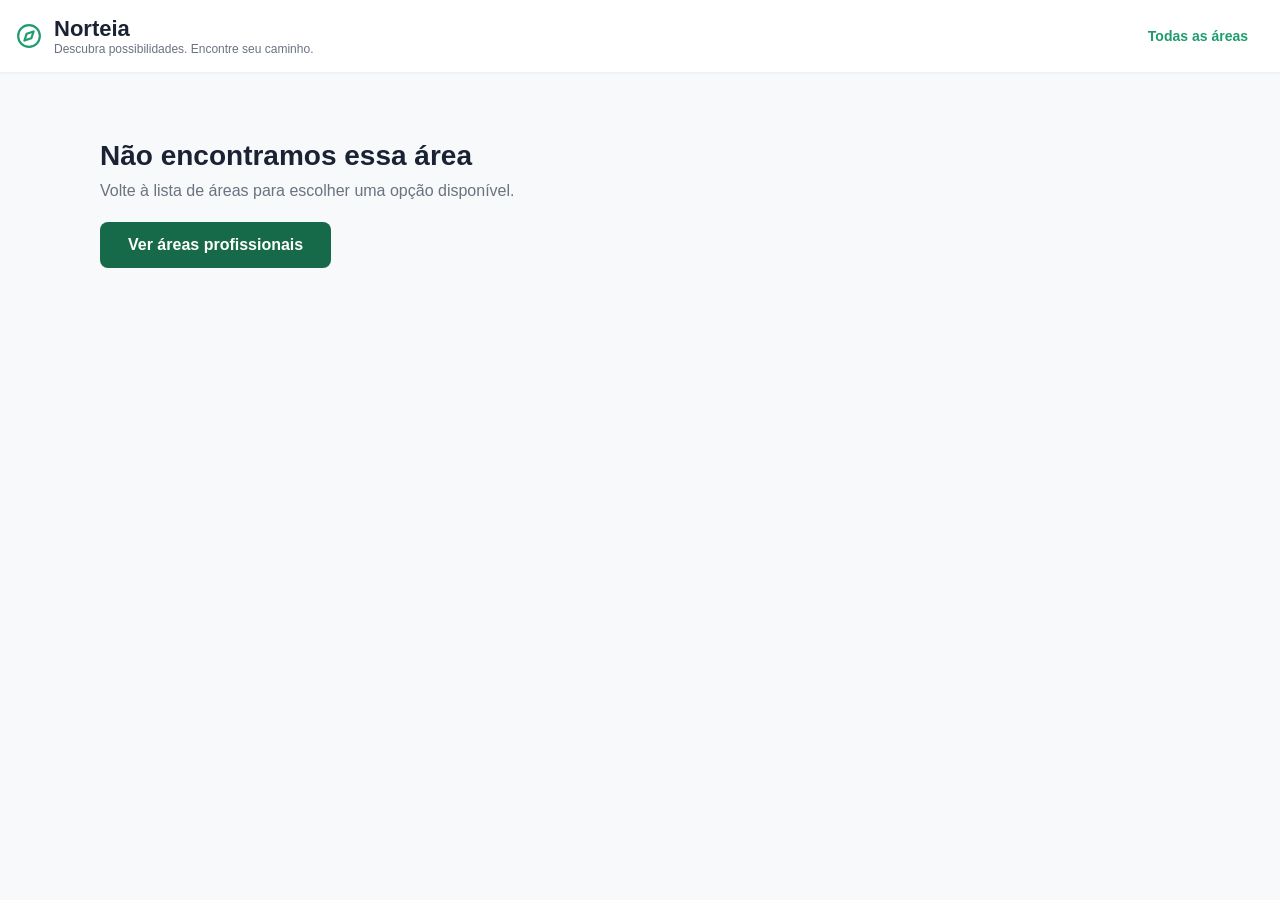
<file: area.html>
<!DOCTYPE html>
<html lang="pt-BR">
<head>
  <meta charset="UTF-8" />
  <meta name="viewport" content="width=device-width, initial-scale=1.0" />
  <meta name="description" content="Conheça uma área profissional e explore as possibilidades de atuação antes de fazer o teste de afinidade." />
  <title>Norteia - Conheça uma área</title>
  <link rel="stylesheet" href="css/style.css" />
  <link rel="stylesheet" href="css/teste.css" />
  <link rel="stylesheet" href="css/area.css" />
</head>
<body>
  <header class="topbar">
    <div class="topbar-inner">
      <a class="logo-area logo-home" href="index.html" aria-label="Norteia, voltar ao início">
        <span class="logo-icon"><svg viewBox="0 0 24 24" fill="none" stroke="currentColor" stroke-width="2" stroke-linecap="round" stroke-linejoin="round"><circle cx="12" cy="12" r="10"/><polygon points="16.24 7.76 14.12 14.12 7.76 16.24 9.88 9.88 16.24 7.76"/></svg></span>
        <span class="logo-text"><strong>Norteia</strong><span>Descubra possibilidades. Encontre seu caminho.</span></span>
      </a>
      <nav class="topbar-actions" aria-label="Navegação da página">
        <a class="header-link" href="testes-areas.html">Todas as áreas</a>
      </nav>
    </div>
  </header>
  <div class="area-wrapper">
    <main>
      <div id="area-nao-encontrada" class="area-erro" hidden>
        <h1>Não encontramos essa área</h1>
        <p>Volte à lista de áreas para escolher uma opção disponível.</p>
        <a class="btn-comecar" href="testes-areas.html">Ver áreas profissionais</a>
      </div>

      <div id="apresentacao-area" class="area-surface" hidden>
        <section class="area-hero">
          <div class="area-hero-copy">
            <p class="area-eyebrow">Explore uma possibilidade profissional</p>
            <h1 id="nome-area"></h1>
            <p id="resumo-area" class="area-resumo"></p>
          </div>
          <div class="area-hero-media">
            <img src="images/imagem_area.webp" alt="Pessoa explorando diferentes caminhos profissionais em uma placa de sinalização" />
          </div>
        </section>

        <section class="area-contexto" aria-labelledby="titulo-contexto">
          <div>
            <p class="area-eyebrow">Como essa área aparece no trabalho</p>
            <h2 id="titulo-contexto">Diferentes formas de contribuir</h2>
          </div>
          <p id="contexto-area"></p>
        </section>

        <section class="area-frentes" aria-labelledby="titulo-frentes">
          <h2 id="titulo-frentes">O que você pode encontrar por aqui</h2>
          <ul id="lista-frentes" class="lista-frentes"></ul>
        </section>

        <section class="area-subareas" aria-labelledby="titulo-subareas">
          <div class="subareas-cabecalho">
            <div>
              <p class="area-eyebrow">Possibilidades dentro da área</p>
              <h2 id="titulo-subareas">Conheça algumas subáreas</h2>
            </div>
            <p>Veja exemplos de atividades para entender o tipo de trabalho que pode fazer parte de cada caminho.</p>
          </div>
          <ul id="lista-subareas" class="lista-subareas"></ul>
        </section>

        <section class="area-convite" aria-labelledby="titulo-convite">
          <div>
            <p class="area-eyebrow">Descubra seus interesses</p>
            <h2 id="titulo-convite">Qual desses caminhos combina mais com você?</h2>
            <p>Responda a situações de trabalho e compare seu interesse pelas atividades de cada subárea.</p>
          </div>
          <a id="btn-iniciar-area" class="btn-comecar" href="#">Iniciar teste desta área <span aria-hidden="true">→</span></a>
        </section>

        <p class="area-aviso">As atividades são exemplos para exploração. O teste é indicativo e não substitui pesquisa sobre cursos, profissões ou orientação profissional.</p>
      </div>
    </main>
  </div>

  <script src="js/perguntas-data.js"></script>
  <script src="js/perguntas-detalhadas.js"></script>
  <script src="js/areas-info.js"></script>
  <script src="js/area.js"></script>
</body>
</html>
</file>
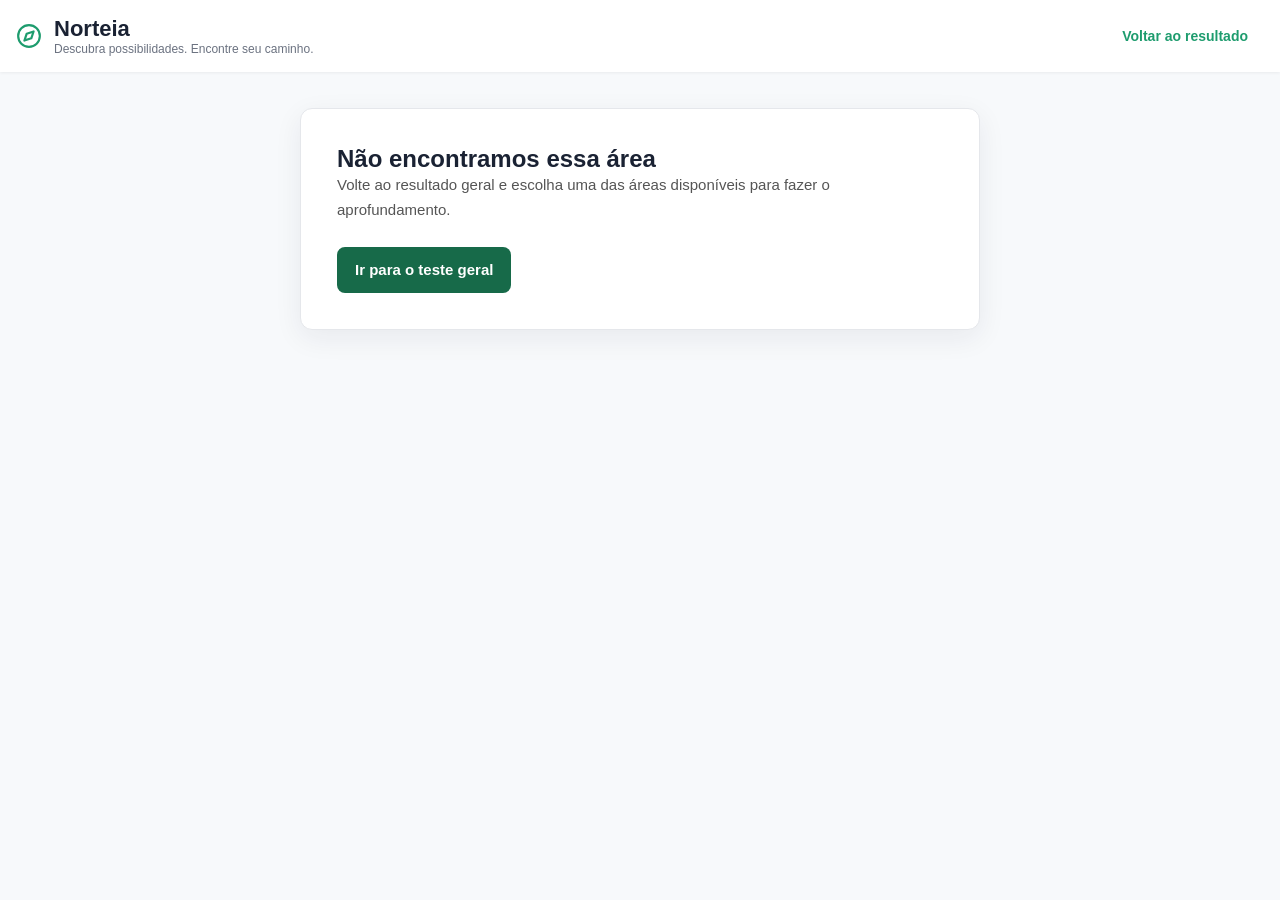
<file: teste-area.html>
<!DOCTYPE html>
<html lang="pt-BR">
<head>
  <meta charset="UTF-8" />
  <meta name="viewport" content="width=device-width, initial-scale=1.0" />
  <meta name="description" content="Responda a atividades relacionadas às subáreas de uma área profissional e compare suas afinidades." />
  <title>Norteia - Aprofundamento por área</title>
  <link rel="stylesheet" href="css/style.css" />
  <link rel="stylesheet" href="css/teste.css" />
</head>
<body>
  <header class="topbar">
    <div class="topbar-inner">
      <a class="logo-area logo-home" href="index.html" aria-label="Norteia, voltar ao início">
        <span class="logo-icon"><svg viewBox="0 0 24 24" fill="none" stroke="currentColor" stroke-width="2" stroke-linecap="round" stroke-linejoin="round"><circle cx="12" cy="12" r="10"/><polygon points="16.24 7.76 14.12 14.12 7.76 16.24 9.88 9.88 16.24 7.76"/></svg></span>
        <span class="logo-text"><strong>Norteia</strong><span>Descubra possibilidades. Encontre seu caminho.</span></span>
      </a>
      <nav class="topbar-actions" aria-label="Navegação da página">
        <a id="link-voltar-resultado" class="header-link" href="testes.html">Voltar ao resultado</a>
      </nav>
    </div>
  </header>
  <div class="teste-wrapper">
    <main>
      <section id="container-teste-area" class="pergunta-card">
        <p class="intro-etiqueta">Aprofundamento por área</p>
        <h1 id="titulo-area">Carregando área...</h1>
        <p class="instrucao-resposta">Avalie o quanto cada atividade desperta seu interesse, mesmo que você ainda não tenha experiência nela.</p>

        <div id="barra-progresso-area" class="barra-progresso" role="progressbar" aria-label="Progresso do teste da área" aria-valuemin="0" aria-valuemax="1" aria-valuenow="0">
          <div id="barra-preenchida-area" class="barra-preenchida" aria-hidden="true"></div>
        </div>
        <p id="progresso-area" aria-live="polite"></p>
        <h2 id="texto-atividade" class="pergunta-area" aria-live="polite"></h2>
        <div id="opcoes-area" role="group" aria-labelledby="texto-atividade"></div>

        <div class="acoes-pergunta">
          <button id="btn-voltar-area" type="button">&larr; Voltar</button>
          <button id="btn-confirmar-area" type="button" class="btn-confirmar" disabled>Confirmar e avançar &rarr;</button>
        </div>
      </section>

      <section id="resultado-area" class="resultado-card" aria-live="polite" hidden></section>
      <section id="erro-area" class="resultado-card" aria-live="polite" hidden>
        <h1>Não encontramos essa área</h1>
        <p class="intro-descricao">Volte ao resultado geral e escolha uma das áreas disponíveis para fazer o aprofundamento.</p>
        <a class="btn-confirmar link-botao" href="testes.html">Ir para o teste geral</a>
      </section>
    </main>
  </div>

  <script src="js/perguntas-data.js"></script>
  <script src="js/perguntas-detalhadas.js"></script>
  <script src="js/teste-area.js"></script>
</body>
</html>
</file>
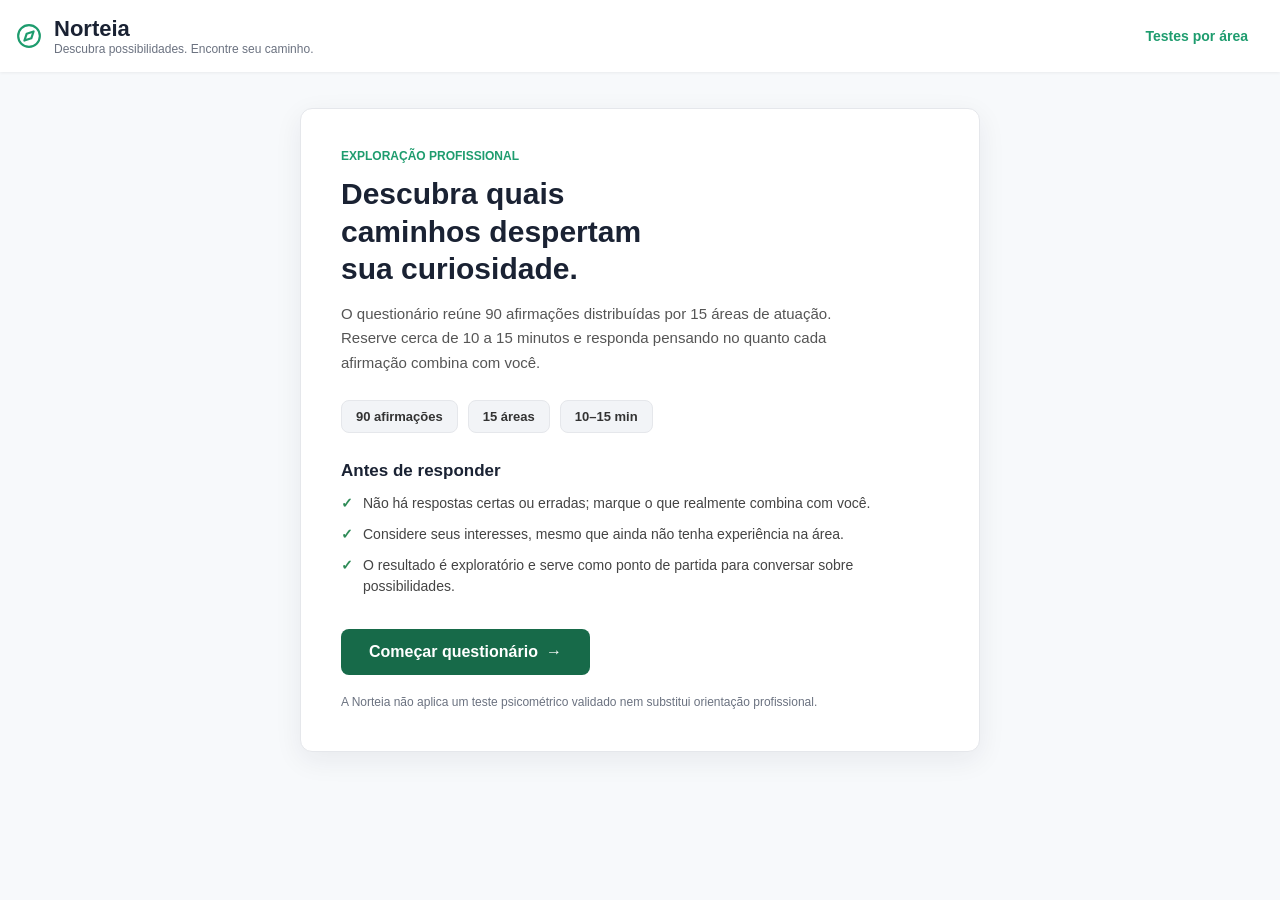
<file: teste-intro.html>
<!DOCTYPE html>
<html lang="pt-BR">
<head>
  <meta charset="UTF-8" />
  <meta name="viewport" content="width=device-width, initial-scale=1.0" />
  <meta name="description" content="Conheça o questionário de afinidade profissional da Norteia antes de começar." />
  <title>Norteia - Antes de começar</title>
  <link rel="stylesheet" href="css/style.css" />
  <link rel="stylesheet" href="css/teste.css" />
</head>
<body>
  <header class="topbar">
    <div class="topbar-inner">
      <a class="logo-area logo-home" href="index.html" aria-label="Norteia, voltar ao início">
        <span class="logo-icon"><svg viewBox="0 0 24 24" fill="none" stroke="currentColor" stroke-width="2" stroke-linecap="round" stroke-linejoin="round"><circle cx="12" cy="12" r="10"/><polygon points="16.24 7.76 14.12 14.12 7.76 16.24 9.88 9.88 16.24 7.76"/></svg></span>
        <span class="logo-text"><strong>Norteia</strong><span>Descubra possibilidades. Encontre seu caminho.</span></span>
      </a>
      <nav class="topbar-actions" aria-label="Navegação da página">
        <a class="header-link" href="testes-areas.html">Testes por área</a>
      </nav>
    </div>
  </header>
  <div class="teste-wrapper">
    <main>
      <section class="intro-card">
        <p class="intro-etiqueta">Exploração profissional</p>
        <h1>Descubra quais caminhos despertam sua curiosidade.</h1>
        <p class="intro-descricao">
          O questionário reúne 90 afirmações distribuídas por 15 áreas de atuação.
          Reserve cerca de 10 a 15 minutos e responda pensando no quanto cada afirmação combina com você.
        </p>

        <div class="intro-badges" aria-label="Informações do questionário">
          <span class="badge">90 afirmações</span>
          <span class="badge">15 áreas</span>
          <span class="badge">10–15 min</span>
        </div>

        <h2>Antes de responder</h2>
        <ul class="intro-dicas">
          <li>Não há respostas certas ou erradas; marque o que realmente combina com você.</li>
          <li>Considere seus interesses, mesmo que ainda não tenha experiência na área.</li>
          <li>O resultado é exploratório e serve como ponto de partida para conversar sobre possibilidades.</li>
        </ul>

        <a href="testes.html?refazer=1" class="btn-comecar">Começar questionário <span aria-hidden="true">→</span></a>
        <p class="intro-aviso">A Norteia não aplica um teste psicométrico validado nem substitui orientação profissional.</p>
      </section>
    </main>
  </div>
</body>
</html>
</file>
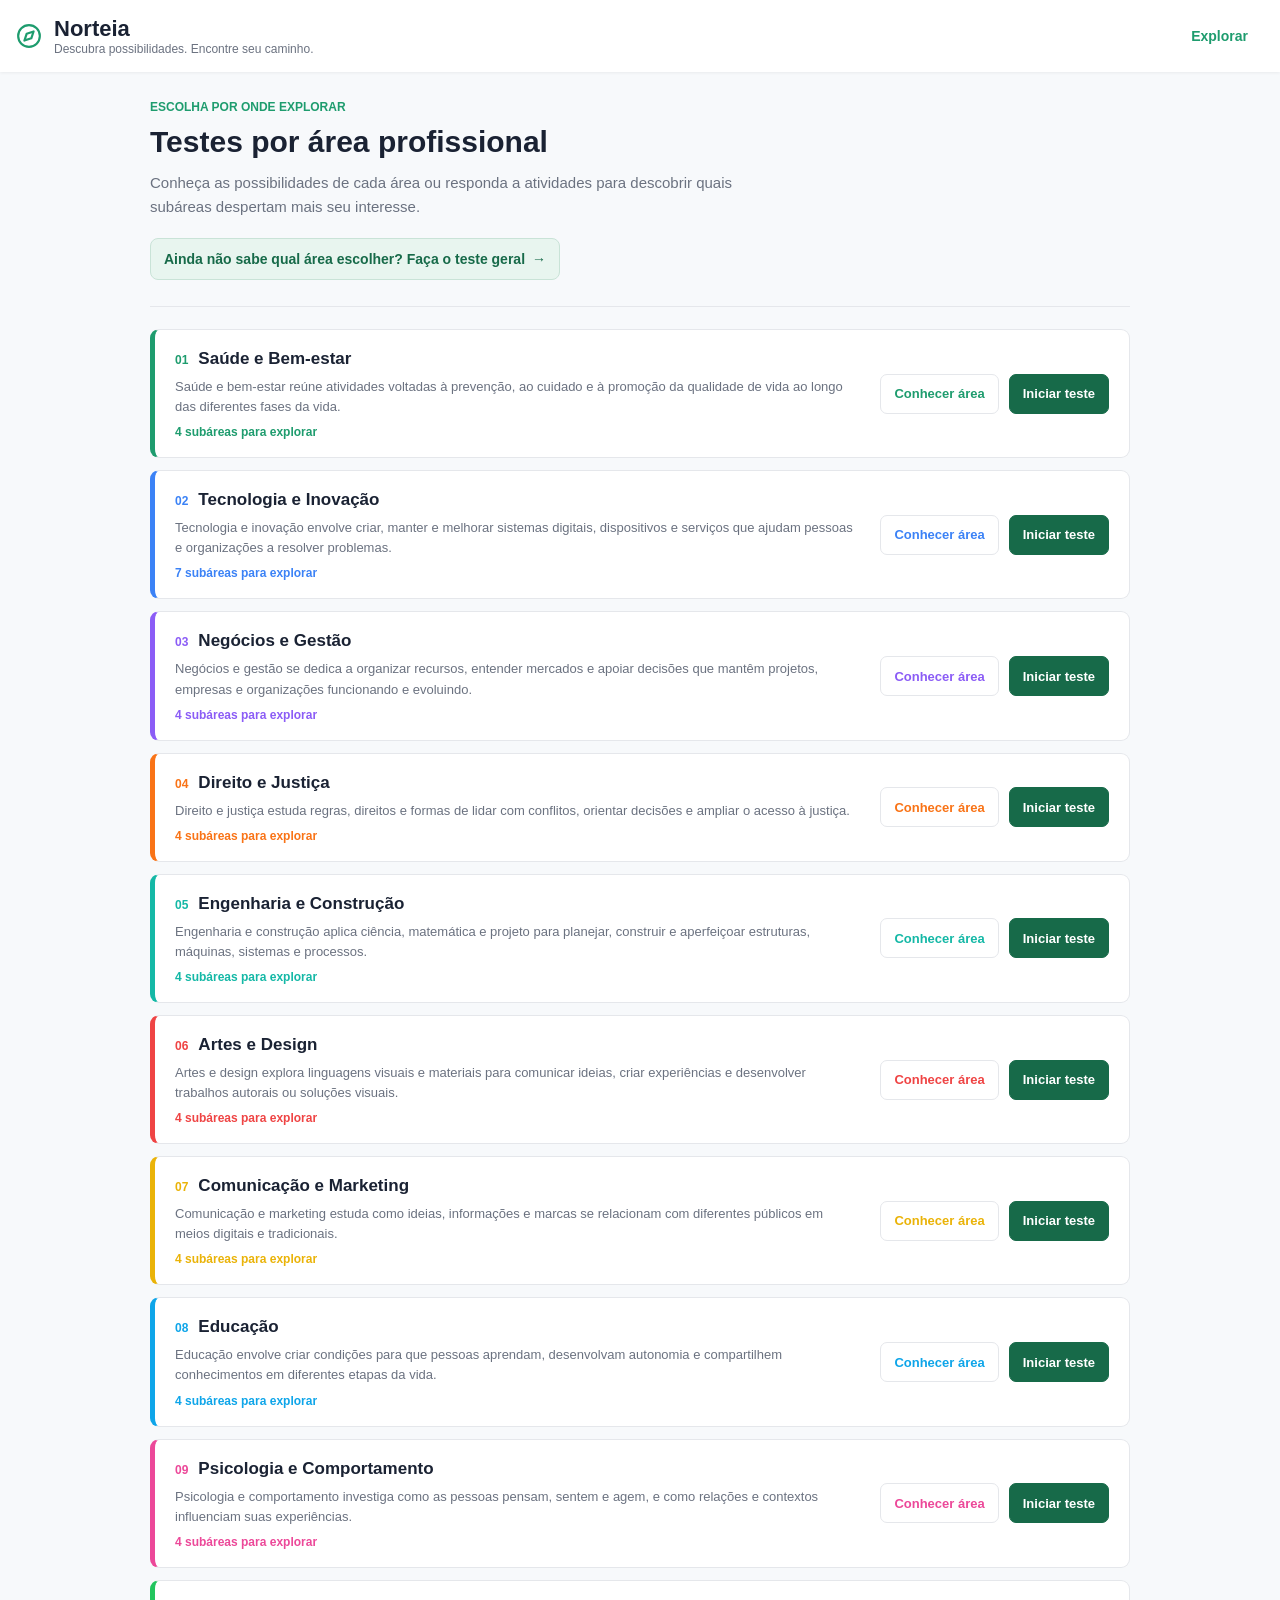
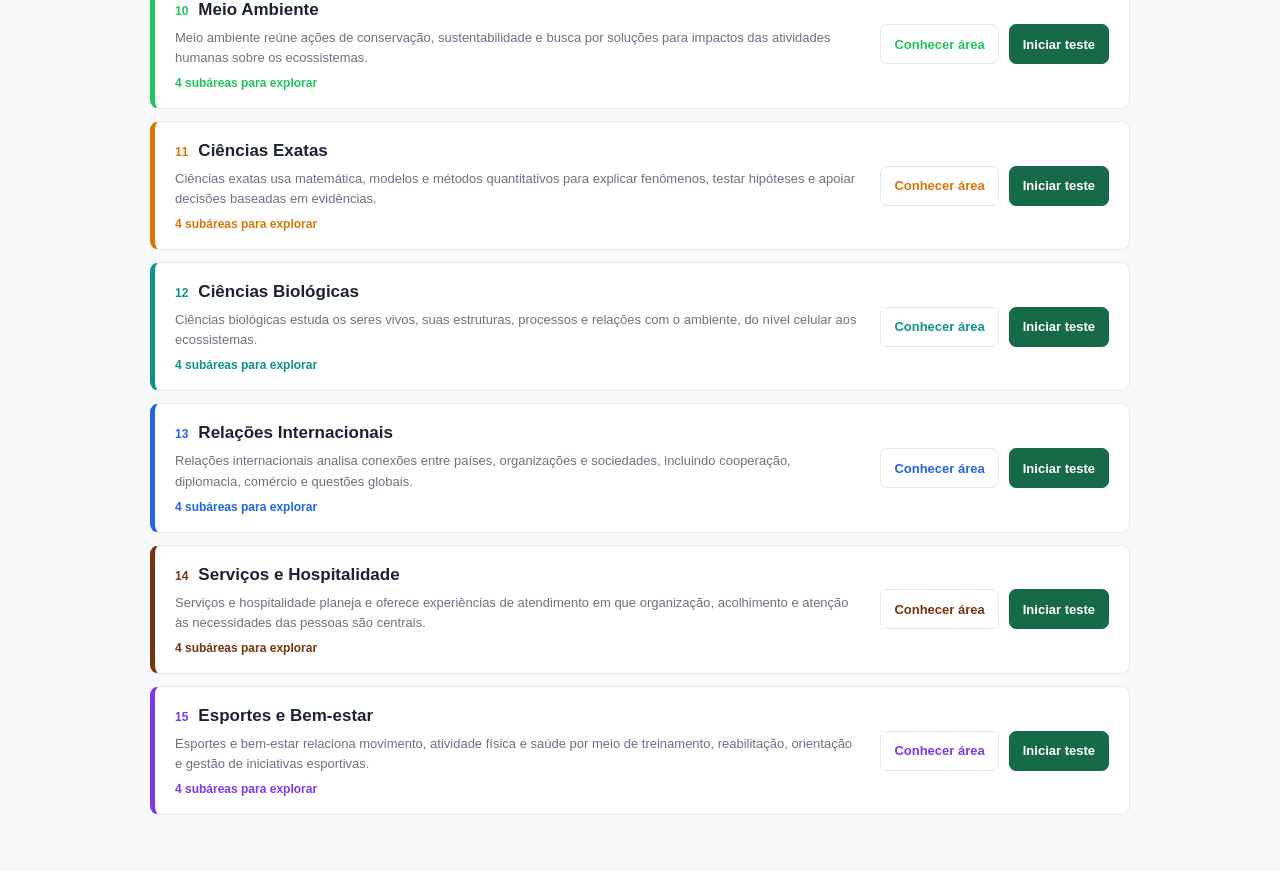
<file: testes-areas.html>
<!DOCTYPE html>
<html lang="pt-BR">
<head>
  <meta charset="UTF-8" />
  <meta name="viewport" content="width=device-width, initial-scale=1.0" />
  <meta name="description" content="Explore as áreas profissionais da Norteia, conheça seus caminhos e inicie um teste de afinidade." />
  <title>Norteia - Testes por área</title>
  <link rel="stylesheet" href="css/style.css" />
  <link rel="stylesheet" href="css/teste.css" />
  <link rel="stylesheet" href="css/testes-areas.css" />
</head>
<body>
  <header class="topbar">
    <div class="topbar-inner">
      <a class="logo-area logo-home" href="index.html" aria-label="Norteia, voltar ao início">
        <span class="logo-icon"><svg viewBox="0 0 24 24" fill="none" stroke="currentColor" stroke-width="2" stroke-linecap="round" stroke-linejoin="round"><circle cx="12" cy="12" r="10"/><polygon points="16.24 7.76 14.12 14.12 7.76 16.24 9.88 9.88 16.24 7.76"/></svg></span>
        <span class="logo-text"><strong>Norteia</strong><span>Descubra possibilidades. Encontre seu caminho.</span></span>
      </a>
      <nav class="topbar-actions" aria-label="Navegação da página">
        <a class="header-link" href="index.html#areas-profissionais">Explorar</a>
      </nav>
    </div>
  </header>
  <div class="catalogo-wrapper">
    <main>
      <section class="catalogo-intro">
        <p class="catalogo-eyebrow">Escolha por onde explorar</p>
        <h1>Testes por área profissional</h1>
        <p>Conheça as possibilidades de cada área ou responda a atividades para descobrir quais subáreas despertam mais seu interesse.</p>
        <a class="catalogo-geral" href="teste-intro.html">Ainda não sabe qual área escolher? Faça o teste geral <span aria-hidden="true">→</span></a>
      </section>

      <ol id="lista-areas-teste" class="catalogo-lista" aria-label="Áreas profissionais disponíveis"></ol>
    </main>
  </div>

  <script src="js/perguntas-data.js"></script>
  <script src="js/areas-info.js"></script>
  <script src="js/testes-areas.js"></script>
</body>
</html>
</file>
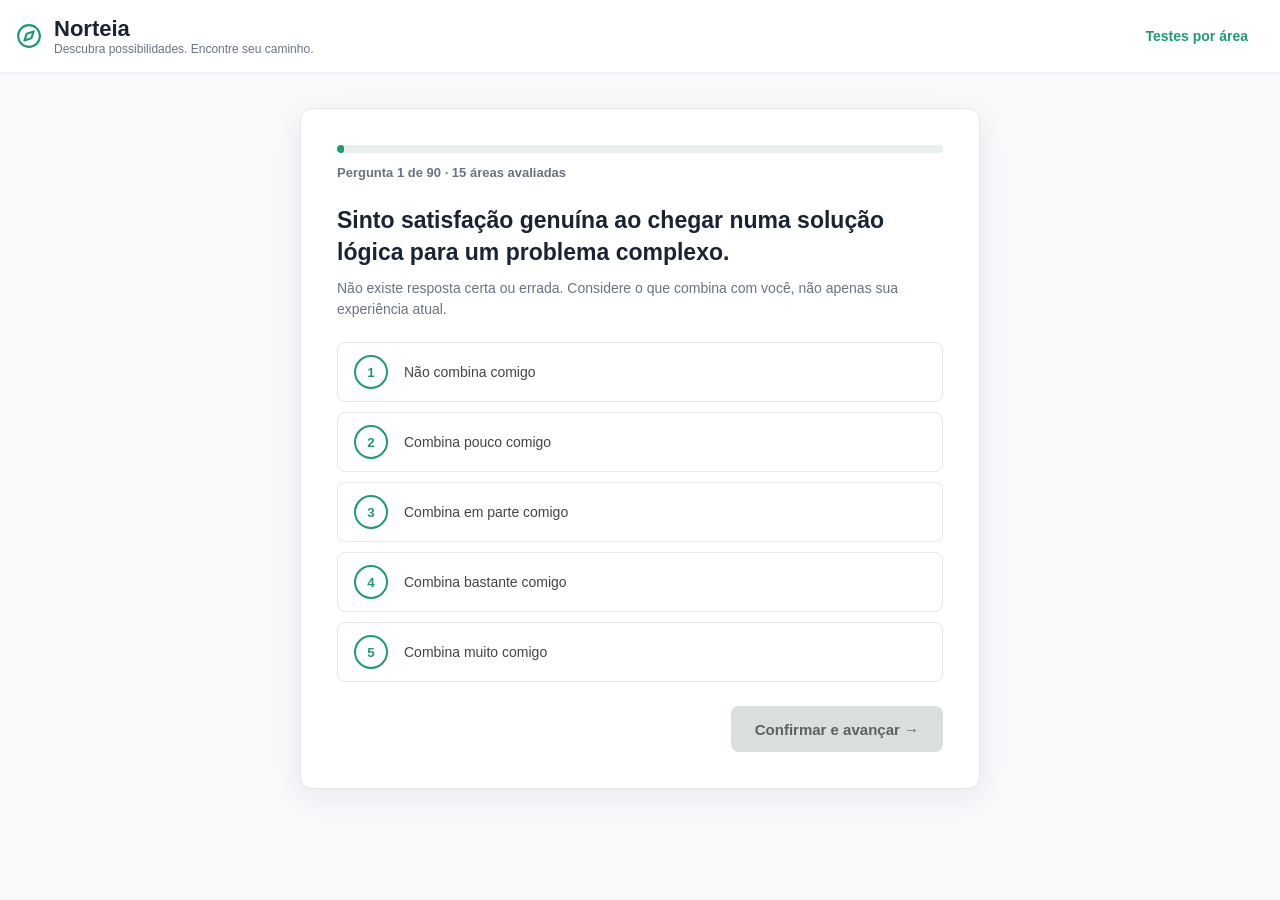
<file: testes.html>
<!DOCTYPE html>
<html lang="pt-BR">
<head>
  <meta charset="UTF-8" />
  <meta name="viewport" content="width=device-width, initial-scale=1.0" />
  <meta name="description" content="Responda ao questionário Norteia e explore áreas profissionais com as quais você mais se identifica." />
  <title>Norteia - Teste Vocacional</title>
  <link rel="stylesheet" href="css/style.css" />
  <link rel="stylesheet" href="css/teste.css" />
</head>
<body>
  <header class="topbar">
    <div class="topbar-inner">
      <a class="logo-area logo-home" href="index.html" aria-label="Norteia, voltar ao início">
        <span class="logo-icon"><svg viewBox="0 0 24 24" fill="none" stroke="currentColor" stroke-width="2" stroke-linecap="round" stroke-linejoin="round"><circle cx="12" cy="12" r="10"/><polygon points="16.24 7.76 14.12 14.12 7.76 16.24 9.88 9.88 16.24 7.76"/></svg></span>
        <span class="logo-text"><strong>Norteia</strong><span>Descubra possibilidades. Encontre seu caminho.</span></span>
      </a>
      <nav class="topbar-actions" aria-label="Navegação da página">
        <a class="header-link" href="testes-areas.html">Testes por área</a>
      </nav>
    </div>
  </header>

  <div class="teste-wrapper">

    <!-- Tela do teste (perguntas) -->
    <div id="container-teste" class="pergunta-card">

      <div id="barra-progresso" class="barra-progresso" role="progressbar" aria-label="Progresso do questionário" aria-valuemin="0" aria-valuemax="90" aria-valuenow="0">
        <div id="barra-preenchida" class="barra-preenchida" aria-hidden="true"></div>
      </div>
      <p id="progresso" aria-live="polite"></p>

      <h1 id="texto-pergunta" aria-live="polite"></h1>
      <p class="instrucao-resposta">Não existe resposta certa ou errada. Considere o que combina com você, não apenas sua experiência atual.</p>
      <div id="area-opcoes" role="group" aria-labelledby="texto-pergunta"></div>

      <div class="acoes-pergunta">
        <button id="btn-voltar" type="button">&larr; Voltar</button>
        <button id="btn-confirmar" type="button" class="btn-confirmar" disabled>Confirmar e avançar &rarr;</button>
      </div>
    </div>

    <!-- Tela de resultado (fica escondida até o teste acabar) -->
    <section id="container-resultado" class="resultado-card" aria-live="polite" hidden></section>

  </div>

  <!-- Ordem importa: primeiro os dados, depois a lógica que os usa -->
  <script src="js/perguntas-data.js"></script>
  <script src="js/teste.js"></script>
</body>
</html>
</file>
<file: css/style.css>
/* ==========================================
   1. RESET
   Remove os espaçamentos e estilos padrão
   que cada navegador aplica de forma diferente
   ========================================== */
* {
  margin: 0;
  padding: 0;
  box-sizing: border-box;
}

/* ==========================================
   2. VARIÁVEIS DE COR
   Definimos nossas cores aqui uma única vez.
   Assim, se quisermos mudar o verde da marca,
   mudamos em UM lugar só, e tudo se atualiza.
   ========================================== */
:root {
  --cor-primaria: #1e9c6e;      /* verde principal (logo, links ativos) */
  --cor-primaria-clara: #e8f5ef; /* verde bem clarinho (fundo do menu ativo) */
  --cor-texto: #1a2233;          /* quase preto, para títulos */
  --cor-texto-suave: #6b7280;    /* cinza, para parágrafos */
  --cor-fundo: #f7f9fb;          /* cinza bem clarinho, fundo da página */
  --cor-branco: #ffffff;
  --cor-borda: #e5e7eb;
}

/* ==========================================
   3. ESTILOS GERAIS DO CORPO DA PÁGINA
   ========================================== */
body {
  font-family: 'Segoe UI', Arial, sans-serif;
  background-color: var(--cor-fundo);
  color: var(--cor-texto);
}

/* ==========================================
   4. HEADER (topo da página)
   ========================================== */
.topbar {
  position: relative;   /* necessário pro z-index abaixo funcionar */
  z-index: 100;          /* bem mais alto que qualquer coisa na página (o carrossel usa z-index: 5) */
  background-color: var(--cor-branco);
  box-shadow: 0 1px 3px rgba(0, 0, 0, 0.06);   /* sombra leve, dá sensação de "flutuar" sobre o conteúdo */
}

.topbar-inner {
  display: flex;
  justify-content: space-between;   /* logo na esquerda, ícones na direita — sem max-width, "direita" agora é a borda real da tela */
  align-items: center;
  padding: 16px 32px 16px 16px;   /* 16px à esquerda = mesmo respiro do menu lateral (veja .main-nav a) */
}

.logo-area {
  display: flex;
  align-items: center;
  gap: 12px; /* espaço entre o ícone da bússola e o texto */
}

.logo-icon {
  display: flex;
  color: var(--cor-primaria);
}

.logo-icon svg {
  width: 26px;
  height: 26px;
}

.logo-text h1 {
  font-size: 22px;
  color: var(--cor-texto);
}

.logo-text p {
  font-size: 12px;
  color: var(--cor-texto-suave);
}

/* Páginas de teste: a logo ali é um <a class="logo-area logo-home">, não uma <div>.
   Sem isso, ela herda a aparência padrão de link do navegador (azul + sublinhado). */
.logo-home {
  color: inherit;
  text-decoration: none;
}

/* Mesmo motivo do h1/p acima, mas pro <strong>/<span> que as páginas de teste usam
   dentro da logo, em vez de <h1>/<p> */
.logo-home .logo-text strong {
  font-size: 22px;
  color: var(--cor-texto);
}

.logo-home .logo-text > span {
  display: block;
  font-size: 12px;
  color: var(--cor-texto-suave);
  font-weight: 400;
}

/* Link de navegação do header nas páginas de teste (ex: "Testes por área") —
   também não tinha nenhum estilo definido, e herdava a cara padrão de link */
.header-link {
  color: var(--cor-primaria);
  font-size: 14px;
  font-weight: 600;
  text-decoration: none;
}

.header-link:hover {
  text-decoration: underline;
}

.topbar-actions {
  display: flex;
  align-items: center;
  gap: 12px;
}

/* ==========================================
   4.1 MENU DO PERFIL (dropdown)
   ========================================== */
.login-btn {
  display: flex;
  align-items: center;
  height: 40px;
  padding: 0 18px;
  border-radius: 20px;
  background-color: var(--cor-primaria);
  color: var(--cor-branco);
  font-size: 14px;
  font-weight: 600;
  text-decoration: none;
  white-space: nowrap;
}

/* Precisa disso explicitamente: sem essa regra, o "display: flex" acima
   sempre vence a regra interna do navegador que esconde elementos com
   o atributo "hidden" — então o JS escondia, mas nada acontecia na tela. */
.login-btn[hidden] {
  display: none;
}

.login-btn:hover {
  background-color: #17845d;   /* mesmo verde escuro usado no hover do botão do login.css do seu amigo */
}

.profile-menu {
  position: relative;   /* "âncora": é em relação a essa caixa que o dropdown vai se posicionar */
}

.profile-btn {
  display: flex;
  align-items: center;
  gap: 4px;
  background: none;
  border: none;
  padding: 0;
  cursor: pointer;
}

.profile-avatar {
  width: 40px;
  height: 40px;
  border-radius: 50%;
  border: 1.5px solid var(--cor-primaria);
  color: var(--cor-primaria);
  display: flex;
  align-items: center;
  justify-content: center;
}

.profile-avatar svg {
  width: 20px;
  height: 20px;
}

.profile-avatar--small {
  width: 32px;
  height: 32px;
}

.profile-avatar--small svg {
  width: 16px;
  height: 16px;
}

.profile-chevron {
  width: 16px;
  height: 16px;
  color: var(--cor-texto-suave);
  transition: transform 0.2s ease;   /* gira suavemente ao abrir */
}

/* Quando o JS adicionar "is-open" no .profile-menu, a seta vira de ponta-cabeça */
.profile-menu.is-open .profile-chevron {
  transform: rotate(180deg);
}

.profile-dropdown {
  position: absolute;
  top: calc(100% + 12px);   /* logo abaixo do botão, com um respiro de 12px */
  right: 0;                  /* alinhado pela direita, como no seu mockup */
  width: 230px;
  z-index: 10;
  background-color: var(--cor-branco);
  border-radius: 14px;
  box-shadow: 0 12px 28px rgba(0, 0, 0, 0.14);
  padding: 8px;

  /* Escondido por padrão: */
  opacity: 0;
  visibility: hidden;
  transform: translateY(-8px);
  transition: opacity 0.15s ease, transform 0.15s ease, visibility 0.15s;
}

/* Quando o JS adicionar "is-open", o dropdown aparece */
.profile-menu.is-open .profile-dropdown {
  opacity: 1;
  visibility: visible;
  transform: translateY(0);
}

.profile-dropdown-header {
  display: flex;
  align-items: center;
  gap: 10px;
  padding: 8px 8px 14px;
  margin-bottom: 6px;
  border-bottom: 1px solid var(--cor-borda);
  font-weight: 600;
  font-size: 14px;
}

.profile-dropdown-list {
  list-style: none;
}

.profile-dropdown-list a {
  display: flex;
  align-items: center;
  gap: 10px;
  padding: 10px 8px;
  border-radius: 8px;
  text-decoration: none;
  color: var(--cor-texto);
  font-size: 14px;
}

.profile-dropdown-list a:hover {
  background-color: var(--cor-fundo);
}

.profile-dropdown-list svg {
  width: 16px;
  height: 16px;
  color: var(--cor-texto-suave);
  flex-shrink: 0;
}

/* "Sair" em vermelho — e o ícone junto, senão fica com texto vermelho
   e ícone cinza, que destoa visualmente */
#logoutBtn {
  color: #d32f2f;
}

#logoutBtn svg {
  color: #d32f2f;
}

#logoutBtn:hover {
  background-color: #fdecea;   /* um vermelho bem clarinho, mesma ideia do hover cinza dos outros itens */
}

/* ==========================================
   4.2 BUSCA (expande ao clicar)
   ========================================== */
.search-box {
  display: flex;
  align-items: center;
}

.search-input {
  width: 0;
  opacity: 0;
  padding: 0;
  margin-left: 0;
  border: 1px solid var(--cor-borda);
  border-radius: 20px;
  font-size: 14px;
  color: var(--cor-texto);
  overflow: hidden;   /* esconde o texto/placeholder enquanto o campo está fechado (width: 0) */

  /* anima largura, opacidade e o respiro (margin) juntos, suavemente */
  transition: width 0.25s ease, opacity 0.2s ease, margin-left 0.25s ease, padding 0.25s ease;
}

/* Quando o JS adicionar "is-open" no .search-box, o campo abre */
.search-box.is-open .search-input {
  width: 200px;
  opacity: 1;
  padding: 9px 14px;
  margin-left: 8px;
}

.search-input:focus {
  outline: none;
  border-color: var(--cor-primaria);
}

.no-results {
  text-align: center;
  padding: 32px 16px;
  color: var(--cor-texto-suave);
  font-size: 14px;
}

.icon-btn {
  width: 40px;
  height: 40px;
  border-radius: 50%;         /* deixa o botão redondo */
  border: 1px solid var(--cor-borda);
  background-color: var(--cor-branco);
  cursor: pointer;
  display: flex;               /* centraliza o svg dentro do botão */
  align-items: center;
  justify-content: center;
  color: var(--cor-texto-suave);
}

.icon-btn svg {
  width: 18px;
  height: 18px;
}

/* ==========================================
   5. LAYOUT GERAL (sidebar + conteúdo lado a lado)
   ========================================== */
.page-layout {
  display: flex;              /* mesma ideia do header: itens lado a lado */
  align-items: stretch;       /* sidebar e conteúdo ficam com a MESMA altura (importante pro passo 4) */
  gap: 16px;                  /* era 24px — mais próximo da sidebar, sobra mais espaço pros cards */
  padding: 0 32px 24px 0;     /* padding-top ZERO: a sidebar encosta direto no header */
}

/* ==========================================
   6. SIDEBAR (menu lateral)
   ========================================== */
.sidebar {
  width: 220px;        /* largura fixa, não estica nem encolhe na horizontal */
  flex-shrink: 0;       /* impede que o flex "espremenha" a sidebar */
  display: flex;
  flex-direction: column;  /* nav no topo, help-card embaixo */
  background-color: var(--cor-branco);
  box-shadow: 2px 0 6px rgba(0, 0, 0, 0.04);   /* mesma ideia da sombra do header, só que na lateral */
  border-radius: 0 0 16px 0;   /* só o canto inferior direito — o topo agora encosta no header */
  padding: 24px 16px 24px 0;      /* left ZERO: mantém o alinhamento com a logo do header */
  position: relative;    /* "âncora" pro botão de retrair, que fica posicionado em relação a essa caixa */
  transition: width 0.25s ease;
}

/* Estado encolhido: o JS adiciona essa classe na sidebar */
.sidebar.is-collapsed {
  width: 72px;
}

.sidebar.is-collapsed .nav-label {
  display: none;   /* esconde só o texto, o ícone continua */
}

.sidebar.is-collapsed .main-nav a {
  justify-content: center;   /* centraliza o ícone, já que sobrou só ele */
  padding: 12px 0;
}

.sidebar.is-collapsed .help-card {
  display: none;   /* esse card não faz sentido sem o texto, então some inteiro */
}

.sidebar-toggle {
  position: absolute;
  top: 24px;
  right: -14px;   /* metade do botão "vaza" pra fora da sidebar, um padrão comum desse tipo de controle */
  width: 28px;
  height: 28px;
  border-radius: 50%;
  border: 1px solid var(--cor-borda);
  background-color: var(--cor-branco);
  box-shadow: 0 2px 6px rgba(0, 0, 0, 0.1);
  display: flex;
  align-items: center;
  justify-content: center;
  cursor: pointer;
  color: var(--cor-texto-suave);
  z-index: 5;
}

.sidebar-toggle-icon {
  width: 14px;
  height: 14px;
  transition: transform 0.25s ease;   /* gira suavemente ao encolher */
}

/* Quando encolhida, a seta vira de ponta-cabeça (agora aponta pra direita, "abrir") */
.sidebar.is-collapsed .sidebar-toggle-icon {
  transform: rotate(180deg);
}

.main-nav ul {
  list-style: none; /* remove as bolinhas padrão da lista */
}

.main-nav a {
  display: flex;
  align-items: center;
  gap: 10px;
  padding: 12px 16px;
  margin-bottom: 6px;
  border-radius: 10px;
  text-decoration: none;         /* remove o sublinhado padrão do link */
  color: var(--cor-texto-suave);
  font-weight: 500;
  font-size: 15px;
  transition: background-color 0.15s ease;   /* o fundo "acompanha o mouse" suavemente, em vez de trocar seco */
}

/* Mesma ideia do hover do dropdown do perfil: um fundo clarinho ao passar o mouse */
.main-nav a:hover {
  background-color: var(--cor-fundo);
}

.nav-icon {
  width: 18px;
  height: 18px;
  flex-shrink: 0;   /* impede o ícone de encolher se o texto for grande */
}

/* Estilo do item ativo: agora é uma classe (.is-active), não mais "o primeiro item" fixo.
   O JS decide qual link recebe essa classe quando a pessoa clica. */
.main-nav a.is-active {
  background-color: var(--cor-primaria-clara);
  color: var(--cor-primaria);
  font-weight: 600;
}

/* Precisa dessa regra à parte: ".is-active" e ":hover" têm a MESMA "força" (especificidade)
   no CSS, então sem isso, passar o mouse no item ativo trocaria o verde pelo cinza do hover. */
.main-nav a.is-active:hover {
  background-color: var(--cor-primaria-clara);
}

.help-card {
  margin-top: auto;   /* o "auto" empurra este elemento pro final do container flex (a sidebar) */
  padding: 20px;
  background-color: var(--cor-branco);
  border: 1px solid var(--cor-borda);
  border-radius: 12px;
  box-shadow: 0 2px 8px rgba(0, 0, 0, 0.05);
}

.help-card h3 {
  display: flex;
  align-items: center;
  gap: 8px;
  font-size: 15px;
  margin-bottom: 8px;
}

.help-icon {
  width: 18px;
  height: 18px;
  color: #eab308;
}

.help-card p {
  font-size: 13px;
  color: var(--cor-texto-suave);
  margin-bottom: 12px;
}

.help-card a {
  color: var(--cor-primaria);
  font-weight: 600;
  font-size: 14px;
  text-decoration: none;
}

/* ==========================================
   7. CONTEÚDO PRINCIPAL
   ========================================== */
.content {
  flex: 1;                /* tenta ocupar todo o espaço restante ao lado da sidebar... */
  width: 100%;
  max-width: 1200px;      /* era 960px — agora usa muito mais da tela */
  margin: 0 auto;         /* centraliza no espaço disponível depois da sidebar */
  padding-top: 24px;      /* respiro em relação ao header */
}

/* ==========================================
   8. HERO / CARROSSEL
   Os .hero-slide ficam TODOS no mesmo lugar (position: absolute),
   um exatamente sobre o outro. O JS troca qual deles tem a classe
   .is-active, e o CSS anima a opacidade — isso cria o efeito de fade.
   ========================================== */
.hero-carousel {
  position: relative;   /* "âncora" pros slides, setas e indicadores, que são absolute */
  width: 100%;
  max-width: 1200px;
  min-height: 440px;    /* proporção parecida com os 1800x680px pedidos, na largura de 1200px */
  border-radius: 24px;
  overflow: hidden;      /* corta qualquer coisa que ultrapasse os cantos arredondados */
  background: linear-gradient(135deg, #ffffff 0%, #eaf6ef 100%);   /* combina com o fundo das ilustrações, ajuda a "integrar" */
  margin-bottom: 20px;
}

.hero-slide {
  position: absolute;   /* todos os slides ocupam o MESMO espaço, empilhados */
  inset: 0;              /* atalho pra top:0; right:0; bottom:0; left:0 */
  display: flex;
  justify-content: space-between;
  align-items: center;
  gap: 24px;
  padding: 50px 60px;   /* o padding mora aqui agora (não no .hero-carousel), já que o slide é quem ocupa o espaço */

  opacity: 0;             /* escondido por padrão... */
  pointer-events: none;   /* ...e não clicável enquanto escondido */
  transition: opacity 0.6s ease;   /* essa transição é o "fade" */
}

.hero-slide.is-active {
  opacity: 1;
  pointer-events: auto;
}

.hero-content {
  max-width: 480px;
}

.hero-content h2 {
  font-size: 32px;
  line-height: 1.3;      /* espaçamento entre linhas, pra não ficar "grudado" */
  margin-bottom: 12px;
}

.hero-content p {
  font-size: 15px;
  color: var(--cor-texto-suave);
  line-height: 1.5;
  margin-bottom: 24px;
}

.hero-cta {
  padding: 14px 26px;
  background-color: var(--cor-primaria);
  color: var(--cor-branco);
  border: none;
  border-radius: 999px;   /* formato "pílula" — bem arredondado, como pedido */
  font-size: 13px;
  font-weight: 700;
  letter-spacing: 0.03em;
  text-transform: uppercase;   /* o texto no HTML fica normal; aqui a gente só EXIBE em maiúsculas */
  cursor: pointer;
  transition: background-color 0.2s ease, transform 0.2s ease;
}

.hero-cta:hover {
  background-color: #17805c;
  transform: translateY(-2px);
}

.hero-media {
  position: absolute;   /* sai do fluxo do flex — agora é uma camada de fundo, não mais "ao lado" do texto */
  top: 0;
  right: 0;
  bottom: 0;
  width: 58%;            /* ocupa boa parte do lado direito do hero */
  z-index: 0;             /* fica ATRÁS do .hero-content */
  pointer-events: none;   /* garante que não atrapalha cliques no texto/botão */
}

.hero-media picture {
  display: block;   /* <picture> é inline por padrão — isso garante que ele preencha a .hero-media certinho */
  width: 100%;
  height: 100%;
}

.hero-illustration {
  width: 100%;
  height: 100%;
  object-fit: cover;      /* preenche o espaço todo sem distorcer, cortando o excesso */
  display: block;

  /* O degradê que faz a mágica: a imagem começa 100% transparente na borda
     esquerda e vai ficando sólida — isso "dissolve" a quina reta da foto
     dentro do fundo do .hero-carousel, em vez de parecer um quadro colado. */
  mask-image: linear-gradient(to right, transparent 0%, black 35%);
  -webkit-mask-image: linear-gradient(to right, transparent 0%, black 35%);
}

.hero-content {
  position: relative;   /* precisa disso pro z-index abaixo funcionar */
  z-index: 1;             /* fica NA FRENTE da imagem de fundo */
}

/* ---------- Setas de navegação ---------- */
.hero-arrow {
  position: absolute;
  top: 50%;
  transform: translateY(-50%);
  width: 40px;
  height: 40px;
  border-radius: 50%;
  border: none;
  background-color: rgba(255, 255, 255, 0.85);
  box-shadow: 0 4px 12px rgba(0, 0, 0, 0.1);
  display: flex;
  align-items: center;
  justify-content: center;
  color: var(--cor-texto);
  cursor: pointer;
  z-index: 5;   /* garante que fica por cima dos slides */
  transition: background-color 0.2s ease;
}

.hero-arrow:hover {
  background-color: var(--cor-branco);
}

.hero-arrow svg {
  width: 18px;
  height: 18px;
}

.hero-arrow--prev {
  left: 20px;
}

.hero-arrow--next {
  right: 20px;
}

/* ---------- Indicadores (bolinhas) ---------- */
.hero-indicators {
  position: absolute;
  left: 50%;
  bottom: 20px;
  transform: translateX(-50%);
  display: flex;
  gap: 8px;
  z-index: 5;
}

.hero-indicator {
  width: 10px;
  height: 10px;
  border-radius: 50%;
  border: none;
  padding: 0;
  background-color: rgba(0, 0, 0, 0.15);   /* indicador inativo */
  cursor: pointer;
  transition: background-color 0.2s ease, transform 0.2s ease;
}

.hero-indicator.is-active {
  background-color: var(--cor-primaria);   /* indicador do slide atual */
  transform: scale(1.2);
}

/* ---------- Responsividade do hero ---------- */

/* Tablet: reduz proporcionalmente */
@media (max-width: 1024px) {
  .hero-carousel {
    min-height: 380px;
  }

  .hero-content h2 {
    font-size: 26px;
  }

  .hero-media {
    width: 50%;
  }
}

/* Celular: texto e imagem empilhados, imagem sem cortar/espremer */
@media (max-width: 640px) {
  .hero-carousel {
    min-height: 560px;   /* precisa de altura fixa mesmo empilhado, já que os slides são "absolute" */
    border-radius: 20px;
  }

  .hero-slide {
    flex-direction: column;
    justify-content: center;
    align-items: flex-start;
    padding: 28px 24px 56px;   /* mais espaço embaixo, pra não ficar em cima dos indicadores */
  }

  .hero-content p {
    max-width: 100%;
  }

  .hero-media {
    position: static;    /* sai do modo "camada de fundo" — no celular ela empilha normalmente */
    width: 100%;
    max-width: 280px;
    height: auto;
    align-self: center;   /* centraliza a ilustração embaixo do texto */
  }

  .hero-illustration {
    height: auto;          /* solta a altura (era 100% no desktop) */
    object-fit: contain;   /* mostra a imagem inteira, sem cortar */
    mask-image: none;      /* o degradê de "dissolver" só faz sentido quando a imagem é um fundo grande */
    -webkit-mask-image: none;
  }

  .hero-arrow {
    width: 34px;
    height: 34px;
  }
}

.section-title {
  font-size: 16px;
  font-weight: 600;
  margin-bottom: 16px;
}

/* ==========================================
   9. GRID DE CARDS (as áreas profissionais)
   ========================================== */
.cards-grid {
  display: grid;
  grid-template-columns: repeat(5, 1fr);   /* 5 colunas fixas, como pedido — a largura de cada uma se ajusta sozinha */
  gap: 16px;   /* piso do intervalo 16-24px pedido, pra sobrar mais espaço horizontal pro card */
  margin-bottom: 24px;
}

.card {
  padding: 20px;
  border-radius: 16px;   /* dentro do intervalo 12-16px pedido */
  min-height: 140px;     /* dentro do intervalo 130-160px pedido */
  color: var(--cor-branco);   /* texto branco, pois o fundo dos cards é colorido */
  box-shadow: 0 6px 14px rgba(0, 0, 0, 0.08);   /* sombra colorida sutil, dá a sensação de elevação */
  transition: transform 0.2s ease, box-shadow 0.2s ease;   /* anima a mudança, em vez de "pular" de repente */
  cursor: pointer;   /* agora os cards são clicáveis */
}

.card:hover {
  transform: translateY(-4px);   /* sobe 4px */
  box-shadow: 0 12px 22px rgba(0, 0, 0, 0.14);   /* sombra maior, reforça a sensação de "levantar" */
}

/* Foco por teclado (Tab): mesmo efeito do hover, + contorno visível.
   :focus-visible só aparece pra quem usa teclado, não pra quem clica com o mouse. */
.card:focus-visible {
  outline: 2px solid var(--cor-branco);
  outline-offset: -6px;
  transform: translateY(-4px);
  box-shadow: 0 12px 22px rgba(0, 0, 0, 0.14);
}

.card:focus {
  cursor: pointer;
}

/* Pra quem tem sensibilidade a movimento (configuração de acessibilidade do sistema),
   desativamos a animação e mantemos só a sombra */
@media (prefers-reduced-motion: reduce) {
  .card {
    transition: none;
  }
  .card:hover {
    transform: none;
  }
}

.card-icon {
  display: inline-block;
  margin-bottom: 10px;
}

.card-icon svg {
  width: 24px;
  height: 24px;
}

.card h4 {
  font-size: 15px;
  margin-bottom: 6px;
}

.card p {
  font-size: 12px;
  opacity: 0.9;         /* deixa o texto secundário levemente translúcido */
  line-height: 1.4;
}

/* Cor de fundo de cada categoria */
.card-green  { background-color: #1e9c6e; }
.card-blue   { background-color: #3b82f6; }
.card-purple { background-color: #8b5cf6; }
.card-orange { background-color: #f97316; }
.card-teal   { background-color: #14b8a6; }
.card-red       { background-color: #ef4444; }
.card-yellow    { background-color: #eab308; }
.card-lightblue { background-color: #0ea5e9; }
.card-pink      { background-color: #ec4899; }
.card-green2    { background-color: #22c55e; }
.card-mustard   { background-color: #d97706; }
.card-teal2     { background-color: #0d9488; }
.card-blue2     { background-color: #2563eb; }
.card-brown     { background-color: #78350f; }
.card-purple2   { background-color: #7c3aed; }

/* ==========================================
   10. BARRA INFERIOR (aviso + botão "Começar teste")
   ========================================== */
.info-bar {
  display: flex;
  justify-content: space-between;  /* texto na esquerda, botão na direita */
  align-items: center;
  gap: 16px;
  padding: 18px 24px;
  background-color: var(--cor-branco);
  border: 1px solid var(--cor-borda);
  border-radius: 12px;
  box-shadow: 0 2px 8px rgba(0, 0, 0, 0.05);
}

.info-bar p {
  display: flex;
  align-items: center;
  gap: 8px;
  font-size: 14px;
  color: var(--cor-texto-suave);
}

.info-icon {
  width: 18px;
  height: 18px;
  flex-shrink: 0;
  color: var(--cor-primaria);
}

.cta-btn {
  padding: 12px 22px;
  background-color: var(--cor-primaria);
  color: var(--cor-branco);
  border: none;
  border-radius: 8px;
  font-size: 14px;
  font-weight: 600;
  cursor: pointer;
  white-space: nowrap;   /* impede o texto do botão de quebrar linha */
}

/* ==========================================
   11. RESPONSIVIDADE GERAL DO SITE
   Vai do maior pro menor: tablet -> celular grande -> celular pequeno.
   Cada @media só sobrescreve o que precisa mudar naquele tamanho.
   ========================================== */

/* ---------- Tablet (telas até 1024px) ---------- */
@media (max-width: 1024px) {
  .cards-grid {
    grid-template-columns: repeat(3, 1fr);   /* 5 colunas ficariam apertadas demais aqui */
  }
}

/* ---------- Celular grande / tablet retrato (telas até 768px) ---------- */
@media (max-width: 768px) {
  .sidebar-toggle {
    display: none;
  }

  .page-layout {
    flex-direction: column;   /* sidebar deixa de ficar do lado, vai pra cima do conteúdo */
    padding: 16px;             /* volta a ter respiro nos dois lados, já que não tem mais sidebar ao lado pra "colar" */
    align-items: stretch;
  }

  .sidebar {
    width: 100%;   /* a largura fixa de 220px não faz sentido empilhado; continua em coluna (nav em cima, help-card embaixo) */
  }

  .main-nav {
    width: 100%;
  }

  .main-nav ul {
    display: flex;               /* itens do menu viram uma fileira horizontal, tipo abas */
    gap: 8px;
    overflow-x: auto;            /* se não couber tudo, aparece scroll horizontal em vez de quebrar */
  }

  .main-nav a {
    margin-bottom: 0;
    white-space: nowrap;
  }

  .help-card {
    margin-top: 16px;   /* sobrescreve o "auto": empilhado, não faz sentido grudar embaixo da tela */
    width: 100%;
  }

  .content {
    padding-top: 0;   /* no mobile o page-layout já dá esse respiro (sidebar vem empilhada em cima) */
  }

  .cards-grid {
    grid-template-columns: repeat(2, 1fr);
  }

  .info-bar {
    flex-direction: column;   /* texto empilhado sobre o botão, em vez de lado a lado */
    align-items: flex-start;
  }

  .cta-btn {
    width: 100%;   /* botão ocupa a largura toda, mais fácil de tocar no celular */
  }
}

/* ---------- Celular pequeno (telas até 480px) ---------- */
@media (max-width: 480px) {
  .cards-grid {
    grid-template-columns: 1fr;
  }

  .topbar-inner {
    padding: 12px 16px;
  }

  .logo-text p {
    display: none;   /* esconde a tagline "Descubra possibilidades..." pra economizar espaço */
  }
}

/* ==========================================
   12. TOAST (aviso temporário, tipo "essa página ainda não existe")
   O JS cria esse elemento dinamicamente e o remove sozinho depois de alguns segundos.
   ========================================== */
.toast {
  position: fixed;
  left: 50%;
  bottom: 24px;
  transform: translateX(-50%) translateY(0);
  background-color: var(--cor-texto);
  color: var(--cor-branco);
  padding: 14px 22px;
  border-radius: 10px;
  font-size: 14px;
  box-shadow: 0 8px 24px rgba(0, 0, 0, 0.2);
  z-index: 1000;
  opacity: 1;
  transition: opacity 0.3s ease, transform 0.3s ease;
}

/* O JS adiciona essa classe um instante antes de remover o toast, pra ele sumir suavemente */
.toast--saindo {
  opacity: 0;
  transform: translateX(-50%) translateY(8px);
}
</file>
<file: css/teste.css>
/* Estilos da página de teste vocacional (testes.html) */

.teste-wrapper {
  max-width: 640px;
  margin: 60px auto;
  padding: 0 20px;
  font-family: Arial, sans-serif;
}

/* cabeçalho com a marca, mesma linguagem visual da tela de intro */
.topo-marca {
  display: flex;
  align-items: center;
  gap: 10px;
  margin-bottom: 20px;
}
.topo-marca-selo {
  font-size: 20px;
}
.topo-marca-nome {
  font-size: 18px;
  font-weight: 700;
  color: #1a1a1a;
}

/* card branco com sombra, igual ao da tela de intro, pra manter a identidade visual */
.pergunta-card {
  background: #fff;
  border-radius: 16px;
  padding: 40px;
  box-shadow: 0 2px 16px rgba(0, 0, 0, 0.06);
}

/* barra de progresso visual (preenche conforme avança) */
.barra-progresso {
  width: 100%;
  height: 6px;
  background: #eee;
  border-radius: 3px;
  overflow: hidden;
  margin-bottom: 12px;
}
.barra-preenchida {
  height: 100%;
  background: #2E8B57;
  border-radius: 3px;
  width: 0%;
  transition: width 0.25s ease;
}

#progresso {
  font-size: 13px;
  color: #888;
  margin-bottom: 8px;
}

#texto-pergunta {
  font-size: 22px;
  font-weight: 600;
  margin-bottom: 24px;
  line-height: 1.4;
}

#area-opcoes {
  display: flex;
  flex-direction: column;
  gap: 10px;
}

/* cada opção agora é uma linha inteira clicável: número + legenda sempre visível */
.opcao-linha {
  display: flex;
  align-items: center;
  gap: 16px;
  width: 100%;
  padding: 12px 16px;
  border-radius: 10px;
  border: 1.5px solid #ccc;
  background: #fff;
  cursor: pointer;
  text-align: left;
  transition: 0.15s;
}
.opcao-linha:hover {
  border-color: #2E8B57;
  background: #f3fbf6;
}
.opcao-linha.selecionada {
  border-color: #2E8B57;
  background: #2E8B57;
}
.opcao-linha.selecionada .opcao-numero,
.opcao-linha.selecionada .opcao-legenda {
  color: #fff;
}

.opcao-numero {
  flex-shrink: 0;
  width: 34px;
  height: 34px;
  display: flex;
  align-items: center;
  justify-content: center;
  border-radius: 50%;
  border: 2px solid #2E8B57;
  color: #2E8B57;
  font-weight: bold;
}
.opcao-linha.selecionada .opcao-numero {
  border-color: #fff;
}

.opcao-legenda {
  font-size: 14px;
  color: #444;
}

/* botões das perguntas situacionais ficam empilhados */
.opcao-situacional {
  text-align: left;
  padding: 14px 16px;
  border-radius: 8px;
  border: 1px solid #ccc;
  background: #fff;
  cursor: pointer;
  font-size: 15px;
  transition: 0.15s;
}
.opcao-situacional:hover,
.opcao-situacional.selecionada {
  border-color: #2E8B57;
  background: #eafaf1;
}

.acoes-pergunta {
  margin-top: 28px;
  display: flex;
  align-items: center;
  justify-content: space-between;
  gap: 12px;
}

#btn-voltar {
  display: inline-flex;
  align-items: center;
  gap: 6px;
  padding: 10px 20px;
  border-radius: 24px;
  border: 1.5px solid #ccc;
  background: #fff;
  color: #444;
  cursor: pointer;
  font-size: 15px;
  font-weight: 600;
  transition: 0.15s;
}
#btn-voltar:hover {
  border-color: #2E8B57;
  color: #2E8B57;
  background: #f3fbf6;
}

.btn-confirmar {
  display: inline-flex;
  align-items: center;
  gap: 8px;
  background: #2E8B57;
  color: #fff;
  border: none;
  padding: 12px 24px;
  border-radius: 24px;
  font-size: 15px;
  font-weight: 700;
  cursor: pointer;
  transition: 0.15s;
}
.btn-confirmar:hover:not(:disabled) {
  background: #256e46;
}
/* enquanto nenhuma opção foi escolhida, o botão fica visivelmente desabilitado */
.btn-confirmar:disabled {
  background: #ccc;
  cursor: not-allowed;
}

.area-principal {
  font-size: 20px;
  font-weight: bold;
  color: #2E8B57;
}

.lista-resultado {
  list-style: none;
  padding: 0;
}
.lista-resultado li {
  padding: 8px 0;
  border-bottom: 1px solid #eee;
}

.aviso-metodologico {
  margin-top: 24px;
  font-size: 13px;
  color: #888;
}

/* ===================== TELA DE INTRODUÇÃO ===================== */
.intro-card {
  background: #fff;
  border-radius: 16px;
  padding: 40px;
  box-shadow: 0 2px 16px rgba(0, 0, 0, 0.06);
  text-align: left;
}

.intro-selo {
  font-size: 32px;
  width: 56px;
  height: 56px;
  display: flex;
  align-items: center;
  justify-content: center;
  background: #eafaf1;
  border-radius: 50%;
  margin-bottom: 20px;
}

.intro-card h1 {
  font-size: 26px;
  font-weight: 700;
  color: #1a1a1a;
  margin-bottom: 14px;
  line-height: 1.3;
}

.intro-descricao {
  font-size: 15px;
  color: #555;
  line-height: 1.6;
  margin-bottom: 24px;
}

.intro-badges {
  display: flex;
  flex-wrap: wrap;
  gap: 10px;
  margin-bottom: 24px;
}
.badge {
  background: #f2f4f7;
  color: #333;
  font-size: 13px;
  font-weight: 600;
  padding: 8px 14px;
  border-radius: 20px;
}

.intro-dicas {
  list-style: none;
  padding: 0;
  margin-bottom: 32px;
}
.intro-dicas li {
  position: relative;
  padding-left: 22px;
  margin-bottom: 10px;
  font-size: 14px;
  color: #444;
}
.intro-dicas li::before {
  content: "✓";
  position: absolute;
  left: 0;
  color: #2E8B57;
  font-weight: bold;
}

.btn-comecar {
  display: inline-flex;
  align-items: center;
  gap: 8px;
  background: #2E8B57;
  color: #fff;
  border: none;
  padding: 14px 28px;
  border-radius: 30px;
  font-size: 16px;
  font-weight: 700;
  cursor: pointer;
  transition: 0.15s;
}
.btn-comecar:hover {
  background: #256e46;
}

/* garante que o botão funcione bem tanto como <button> quanto como <a> */
a.btn-comecar {
  text-decoration: none;
}

.teste-wrapper {
  max-width: 720px;
  margin: 36px auto;
  font-family: 'Segoe UI', Arial, sans-serif;
}

.topo-marca {
  min-height: 40px;
}

.topo-marca-selo {
  display: grid;
  place-items: center;
  width: 36px;
  height: 36px;
  border-radius: 10px;
  background: var(--cor-primaria-clara);
}

.topo-marca-nome {
  color: var(--cor-texto);
}

.link-inicio {
  margin-left: auto;
  color: var(--cor-primaria);
  font-size: 14px;
  font-weight: 600;
  text-decoration: none;
}

.pergunta-card,
.resultado-card,
.intro-card {
  border: 1px solid var(--cor-borda);
  border-radius: 12px;
  background: var(--cor-branco);
  box-shadow: 0 8px 28px rgba(26, 34, 51, 0.07);
}

.pergunta-card,
.resultado-card {
  padding: 36px;
}

.barra-progresso {
  height: 8px;
  border-radius: 8px;
  background: #e9efec;
}

.barra-preenchida {
  background: var(--cor-primaria);
}

#progresso {
  margin: 0 0 24px;
  color: var(--cor-texto-suave);
  font-size: 13px;
  font-weight: 600;
}

#texto-pergunta {
  margin-bottom: 10px;
  color: var(--cor-texto);
  font-size: 23px;
  line-height: 1.4;
}

.instrucao-resposta {
  margin-bottom: 22px;
  color: var(--cor-texto-suave);
  font-size: 14px;
  line-height: 1.5;
}

.opcao-linha {
  min-height: 58px;
  border: 1px solid var(--cor-borda);
  border-radius: 8px;
}

.opcao-linha:hover {
  border-color: var(--cor-primaria);
  background: var(--cor-primaria-clara);
}

.opcao-linha.selecionada {
  border-color: #176a49;
  background: #176a49;
}

.opcao-numero {
  border-color: var(--cor-primaria);
  color: var(--cor-primaria);
}

.acoes-pergunta {
  margin-top: 24px;
}

#btn-voltar,
.btn-confirmar,
.btn-comecar {
  min-height: 46px;
  border-radius: 8px;
}

#btn-voltar {
  border-color: var(--cor-borda);
}

.btn-confirmar,
.btn-comecar {
  background: #176a49;
}

.btn-confirmar:hover:not(:disabled),
.btn-comecar:hover {
  background: #11563a;
}

.btn-confirmar:disabled {
  background: #d9dfdc;
  color: #59635f;
}

.area-principal {
  margin: 8px 0 28px;
  color: #176a49;
  font-size: 22px;
  line-height: 1.4;
}

.resultado-card h2 {
  margin-bottom: 8px;
  color: var(--cor-texto);
  font-size: 26px;
}

.resultado-card h3,
.intro-card h2 {
  margin: 26px 0 12px;
  color: var(--cor-texto);
  font-size: 17px;
}

.lista-resultado li {
  padding: 12px 0;
  border-bottom: 0;
}

.resultado-item > div {
  display: flex;
  justify-content: space-between;
  gap: 16px;
  margin-bottom: 8px;
  color: var(--cor-texto);
  font-size: 14px;
}

.resultado-item strong {
  flex-shrink: 0;
  color: #176a49;
}

.btn-detalhar {
  display: inline-flex;
  align-items: center;
  gap: 6px;
  min-height: 36px;
  margin-top: 10px;
  padding: 7px 12px;
  border: 1px solid #b8d9cb;
  border-radius: 7px;
  color: #176a49;
  font-size: 13px;
  font-weight: 650;
  text-decoration: none;
  transition: background-color 0.15s ease, border-color 0.15s ease;
}

.btn-detalhar:hover {
  border-color: var(--cor-primaria);
  background: var(--cor-primaria-clara);
}

.resultado-trilho {
  display: block;
  height: 7px;
  overflow: hidden;
  border-radius: 7px;
  background: #e9efec;
}

.resultado-trilho > span {
  display: block;
  height: 100%;
  border-radius: inherit;
  background: var(--cor-primaria);
}

.acoes-resultado {
  display: flex;
  align-items: center;
  justify-content: space-between;
  gap: 16px;
  margin-top: 24px;
}

.acoes-resultado .btn-confirmar {
  padding: 12px 18px;
  color: #fff;
  text-decoration: none;
}

.aviso-metodologico {
  padding-top: 18px;
  border-top: 1px solid var(--cor-borda);
  line-height: 1.6;
}

.intro-card {
  padding: 40px;
}

.intro-etiqueta {
  margin-bottom: 12px;
  color: var(--cor-primaria);
  font-size: 12px;
  font-weight: 700;
  text-transform: uppercase;
}

.intro-card h1 {
  max-width: 19ch;
  color: var(--cor-texto);
  font-size: 30px;
  line-height: 1.25;
}

.intro-card h2 {
  margin-top: 28px;
}

.intro-descricao {
  max-width: 60ch;
  line-height: 1.65;
}

.badge {
  border: 1px solid var(--cor-borda);
  border-radius: 8px;
}

.intro-dicas li {
  line-height: 1.5;
}

.intro-aviso {
  margin-top: 18px;
  color: var(--cor-texto-suave);
  font-size: 12px;
  line-height: 1.5;
}

.pergunta-area {
  margin: 18px 0;
  color: var(--cor-texto);
  font-size: 21px;
  line-height: 1.45;
}

.titulo-ranking {
  margin: 28px 0 12px;
  color: var(--cor-texto);
  font-size: 18px;
}

.link-botao {
  display: inline-flex;
  align-items: center;
  justify-content: center;
  padding: 12px 18px;
  color: #fff;
  text-decoration: none;
}

.btn-confirmar.link-botao:hover {
  background: #11563a;
}

.teste-wrapper :focus-visible {
  outline: 3px solid #eab308;
  outline-offset: 3px;
}

@media (max-width: 560px) {
  .teste-wrapper {
    margin: 20px auto;
    padding: 0 14px;
  }

  .pergunta-card,
  .resultado-card,
  .intro-card {
    padding: 22px;
  }

  #texto-pergunta {
    font-size: 20px;
  }

  .opcao-linha {
    gap: 12px;
    padding: 10px 12px;
  }

  .opcao-legenda {
    line-height: 1.45;
  }

  .acoes-pergunta {
    flex-direction: column-reverse;
    align-items: stretch;
  }

  #btn-voltar,
  .btn-confirmar {
    justify-content: center;
    width: 100%;
  }

  .acoes-resultado {
    align-items: stretch;
    flex-direction: column;
  }

  .acoes-resultado .link-botao {
    width: 100%;
  }

  .btn-detalhar {
    width: fit-content;
  }

  .intro-card h1 {
    font-size: 25px;
  }

  .btn-comecar {
    justify-content: center;
    width: 100%;
  }
}

@media (prefers-reduced-motion: reduce) {
  .barra-preenchida,
  .opcao-linha,
  .btn-confirmar,
  .btn-comecar {
    transition: none;
  }
}
</file>
<file: css/area.css>
.area-wrapper {
  width: min(1080px, calc(100% - 48px));
  margin: 28px auto 56px;
  color: var(--cor-texto);
}

.area-topo {
  margin-bottom: 28px;
}

.marca-link {
  display: inline-flex;
  align-items: center;
  gap: 10px;
  color: inherit;
  text-decoration: none;
}

.area-hero {
  display: grid;
  grid-template-columns: minmax(0, 1.15fr) minmax(250px, 0.85fr);
  align-items: center;
  gap: 42px;
  padding: 28px 0 42px;
  border-top: 5px solid var(--area-accent, var(--cor-primaria));
  border-bottom: 1px solid var(--cor-borda);
}

.area-hero-copy {
  max-width: 650px;
}

.area-eyebrow {
  margin-bottom: 10px;
  color: var(--area-accent, var(--cor-primaria));
  font-size: 12px;
  font-weight: 700;
  text-transform: uppercase;
}

.area-hero h1 {
  margin-bottom: 16px;
  color: var(--cor-texto);
  font-size: 38px;
  line-height: 1.15;
}

.area-resumo {
  color: #3f4a58;
  font-size: 18px;
  line-height: 1.65;
}

.area-hero-media {
  justify-self: end;
  width: min(100%, 360px);
}

.area-hero-media img {
  display: block;
  width: 100%;
  height: auto;
}

.area-contexto {
  display: grid;
  grid-template-columns: minmax(230px, 0.8fr) minmax(0, 1.2fr);
  align-items: start;
  gap: 42px;
  padding: 34px 0;
  border-bottom: 1px solid var(--cor-borda);
}

.area-contexto h2,
.area-frentes h2,
.area-subareas h2,
.area-convite h2 {
  color: var(--cor-texto);
  font-size: 22px;
  line-height: 1.35;
}

.area-contexto > p,
.subareas-cabecalho > p {
  color: var(--cor-texto-suave);
  font-size: 15px;
  line-height: 1.7;
}

.area-frentes {
  padding: 34px 0;
  border-bottom: 1px solid var(--cor-borda);
}

.area-frentes h2 {
  margin-bottom: 20px;
}

.lista-frentes {
  display: grid;
  grid-template-columns: repeat(3, minmax(0, 1fr));
  gap: 18px;
  list-style: none;
}

.lista-frentes li {
  padding: 10px 0 10px 14px;
  border-left: 3px solid var(--area-accent, var(--cor-primaria));
  font-size: 14px;
  font-weight: 600;
  line-height: 1.55;
}

.area-subareas {
  padding: 36px 0 30px;
}

.subareas-cabecalho {
  display: grid;
  grid-template-columns: minmax(230px, 0.9fr) minmax(0, 1.1fr);
  align-items: end;
  gap: 36px;
  margin-bottom: 20px;
}

.lista-subareas {
  display: grid;
  grid-template-columns: repeat(2, minmax(0, 1fr));
  column-gap: 36px;
  list-style: none;
}

.lista-subareas li {
  padding: 18px 0;
  border-top: 1px solid var(--cor-borda);
}

.lista-subareas h3 {
  margin-bottom: 6px;
  color: var(--cor-texto);
  font-size: 16px;
}

.lista-subareas p {
  color: var(--cor-texto-suave);
  font-size: 13px;
  line-height: 1.6;
}

.area-convite {
  display: flex;
  align-items: center;
  justify-content: space-between;
  gap: 28px;
  padding: 28px;
  border-top: 1px solid var(--cor-borda);
  border-bottom: 1px solid var(--cor-borda);
  background: var(--cor-branco);
}

.area-convite h2 {
  margin-bottom: 8px;
}

.area-convite > div > p:last-child {
  max-width: 62ch;
  color: var(--cor-texto-suave);
  font-size: 14px;
  line-height: 1.6;
}

.area-convite .btn-comecar {
  flex-shrink: 0;
  border-radius: 8px;
  background: var(--area-accent, var(--cor-primaria));
  text-align: center;
  text-decoration: none;
}

.area-convite .btn-comecar:hover {
  filter: brightness(0.92);
}

.area-aviso {
  max-width: 80ch;
  margin-top: 18px;
  color: var(--cor-texto-suave);
  font-size: 12px;
  line-height: 1.6;
}

.area-erro {
  padding: 40px 0;
}

.area-erro h1 {
  margin-bottom: 10px;
  font-size: 28px;
}

.area-erro p {
  margin-bottom: 22px;
  color: var(--cor-texto-suave);
}

.area-erro .btn-comecar {
  display: inline-flex;
  border-radius: 8px;
  text-decoration: none;
}

.area-wrapper :focus-visible {
  outline: 3px solid #eab308;
  outline-offset: 3px;
}

@media (max-width: 720px) {
  .area-wrapper {
    width: min(100% - 32px, 560px);
    margin-top: 18px;
  }

  .area-hero {
    grid-template-columns: 1fr;
    gap: 14px;
    padding-top: 20px;
  }

  .area-hero h1 {
    font-size: 31px;
  }

  .area-resumo {
    font-size: 16px;
  }

  .area-hero-media {
    justify-self: center;
    width: min(100%, 220px);
  }

  .area-contexto,
  .subareas-cabecalho {
    grid-template-columns: 1fr;
    gap: 14px;
  }

  .lista-frentes {
    grid-template-columns: 1fr;
    gap: 8px;
  }

  .lista-subareas {
    grid-template-columns: 1fr;
  }

  .area-convite {
    align-items: stretch;
    flex-direction: column;
    padding: 22px 0;
  }

  .area-convite .btn-comecar {
    justify-content: center;
    width: 100%;
  }
}

@media (prefers-reduced-motion: reduce) {
  .area-wrapper * {
    scroll-behavior: auto;
  }
}

.area-surface {
  padding: 24px;
  border: 1px solid var(--cor-borda);
  border-radius: 14px;
  background: var(--cor-branco);
  box-shadow: 0 8px 28px rgba(26, 34, 51, 0.07);
}

.area-hero {
  padding: 26px 28px;
  border: 0;
  border-left: 6px solid var(--area-accent, var(--cor-primaria));
  border-radius: 10px;
  background: color-mix(in srgb, var(--area-accent, var(--cor-primaria)) 9%, white);
}

.area-hero-media {
  width: min(100%, 320px);
}

.area-hero-media img {
  mix-blend-mode: multiply;
}

.area-contexto {
  padding: 28px 4px;
}

.area-frentes {
  padding: 28px 4px;
}

.area-subareas {
  padding: 30px 4px;
}

.lista-subareas li {
  padding: 15px 12px;
  border-top-color: color-mix(in srgb, var(--area-accent, var(--cor-primaria)) 22%, white);
  border-left: 3px solid color-mix(in srgb, var(--area-accent, var(--cor-primaria)) 55%, white);
}

.area-convite {
  padding: 24px;
  border: 0;
  border-radius: 10px;
  background: color-mix(in srgb, var(--area-accent, var(--cor-primaria)) 8%, white);
}

@media (max-width: 720px) {
  .area-surface {
    padding: 14px;
    border-radius: 10px;
  }

  .area-hero {
    padding: 18px;
  }

  .area-contexto,
  .area-frentes,
  .area-subareas {
    padding-right: 2px;
    padding-left: 2px;
  }

  .area-convite {
    padding: 18px;
  }
}
</file>
<file: css/testes-areas.css>
.catalogo-wrapper {
  width: min(980px, calc(100% - 48px));
  margin: 28px auto 56px;
  color: var(--cor-texto);
}

.catalogo-topo {
  margin-bottom: 30px;
}

.catalogo-wrapper .marca-link {
  display: inline-flex;
  align-items: center;
  gap: 10px;
  color: inherit;
  text-decoration: none;
}

.catalogo-wrapper main {
  padding: 0;
}

.catalogo-intro {
  padding-bottom: 26px;
  border-bottom: 1px solid var(--cor-borda);
}

.catalogo-eyebrow {
  margin-bottom: 9px;
  color: var(--cor-primaria);
  font-size: 12px;
  font-weight: 700;
  text-transform: uppercase;
}

.catalogo-intro h1 {
  margin-bottom: 10px;
  color: var(--cor-texto);
  font-size: 30px;
  line-height: 1.25;
}

.catalogo-intro > p:not(.catalogo-eyebrow) {
  max-width: 70ch;
  color: var(--cor-texto-suave);
  font-size: 15px;
  line-height: 1.65;
}

.catalogo-geral {
  display: inline-flex;
  align-items: center;
  gap: 7px;
  min-height: 42px;
  margin-top: 18px;
  padding: 9px 13px;
  border: 1px solid #c9e3d7;
  border-radius: 8px;
  background: var(--cor-primaria-clara);
  color: #176a49;
  font-size: 14px;
  font-weight: 600;
  text-decoration: none;
}

.catalogo-geral:hover {
  border-color: var(--cor-primaria);
}

.catalogo-lista {
  display: flex;
  flex-direction: column;
  gap: 12px;
  margin-top: 22px;
  list-style: none;
}

.catalogo-area {
  display: grid;
  grid-template-columns: minmax(0, 1fr) auto;
  align-items: center;
  gap: 24px;
  padding: 18px 20px;
  border: 1px solid var(--cor-borda);
  border-left: 5px solid var(--area-color);
  border-radius: 9px;
  background: #fff;
  transition: border-color 0.15s ease, box-shadow 0.15s ease;
}

.catalogo-area:hover {
  border-top-color: color-mix(in srgb, var(--area-color) 36%, white);
  border-right-color: color-mix(in srgb, var(--area-color) 36%, white);
  border-bottom-color: color-mix(in srgb, var(--area-color) 36%, white);
  box-shadow: 0 3px 12px rgba(26, 34, 51, 0.07);
}

.catalogo-area-cabecalho {
  display: flex;
  align-items: baseline;
  gap: 10px;
  margin-bottom: 6px;
}

.catalogo-area-numero {
  flex-shrink: 0;
  color: var(--area-color);
  font-size: 12px;
  font-weight: 700;
}

.catalogo-area h2 {
  color: var(--cor-texto);
  font-size: 17px;
  line-height: 1.35;
}

.catalogo-area-conteudo > p:not(.catalogo-area-quantidade) {
  color: var(--cor-texto-suave);
  font-size: 13px;
  line-height: 1.55;
}

.catalogo-area .catalogo-area-quantidade {
  margin-top: 8px;
  color: var(--area-color);
  font-size: 12px;
  font-weight: 650;
}

.catalogo-area-acoes {
  display: flex;
  align-items: center;
  gap: 10px;
}

.catalogo-link-secundario,
.catalogo-link-primario {
  display: inline-flex;
  align-items: center;
  justify-content: center;
  min-height: 40px;
  padding: 9px 13px;
  border: 1px solid var(--cor-borda);
  border-radius: 7px;
  font-size: 13px;
  font-weight: 600;
  text-align: center;
  text-decoration: none;
  white-space: nowrap;
}

.catalogo-link-secundario {
  color: var(--area-color);
}

.catalogo-link-secundario:hover {
  border-color: var(--area-color);
  background: color-mix(in srgb, var(--area-color) 8%, white);
}

.catalogo-link-primario {
  border-color: #176a49;
  background: #176a49;
  color: #fff;
}

.catalogo-link-primario:hover {
  border-color: #11563a;
  background: #11563a;
}

.catalogo-wrapper :focus-visible {
  outline: 3px solid #eab308;
  outline-offset: 3px;
}

@media (max-width: 720px) {
  .catalogo-wrapper {
    width: min(100% - 32px, 560px);
    margin-top: 18px;
  }

  .catalogo-topo {
    margin-bottom: 18px;
  }

  .catalogo-wrapper main {
    padding: 0;
  }

  .catalogo-intro h1 {
    font-size: 26px;
  }

  .catalogo-area {
    grid-template-columns: 1fr;
    gap: 14px;
    padding: 16px;
  }

  .catalogo-area-acoes {
    flex-wrap: wrap;
  }
}

@media (max-width: 380px) {
  .catalogo-area-acoes {
    align-items: stretch;
    flex-direction: column;
  }
}
</file>
